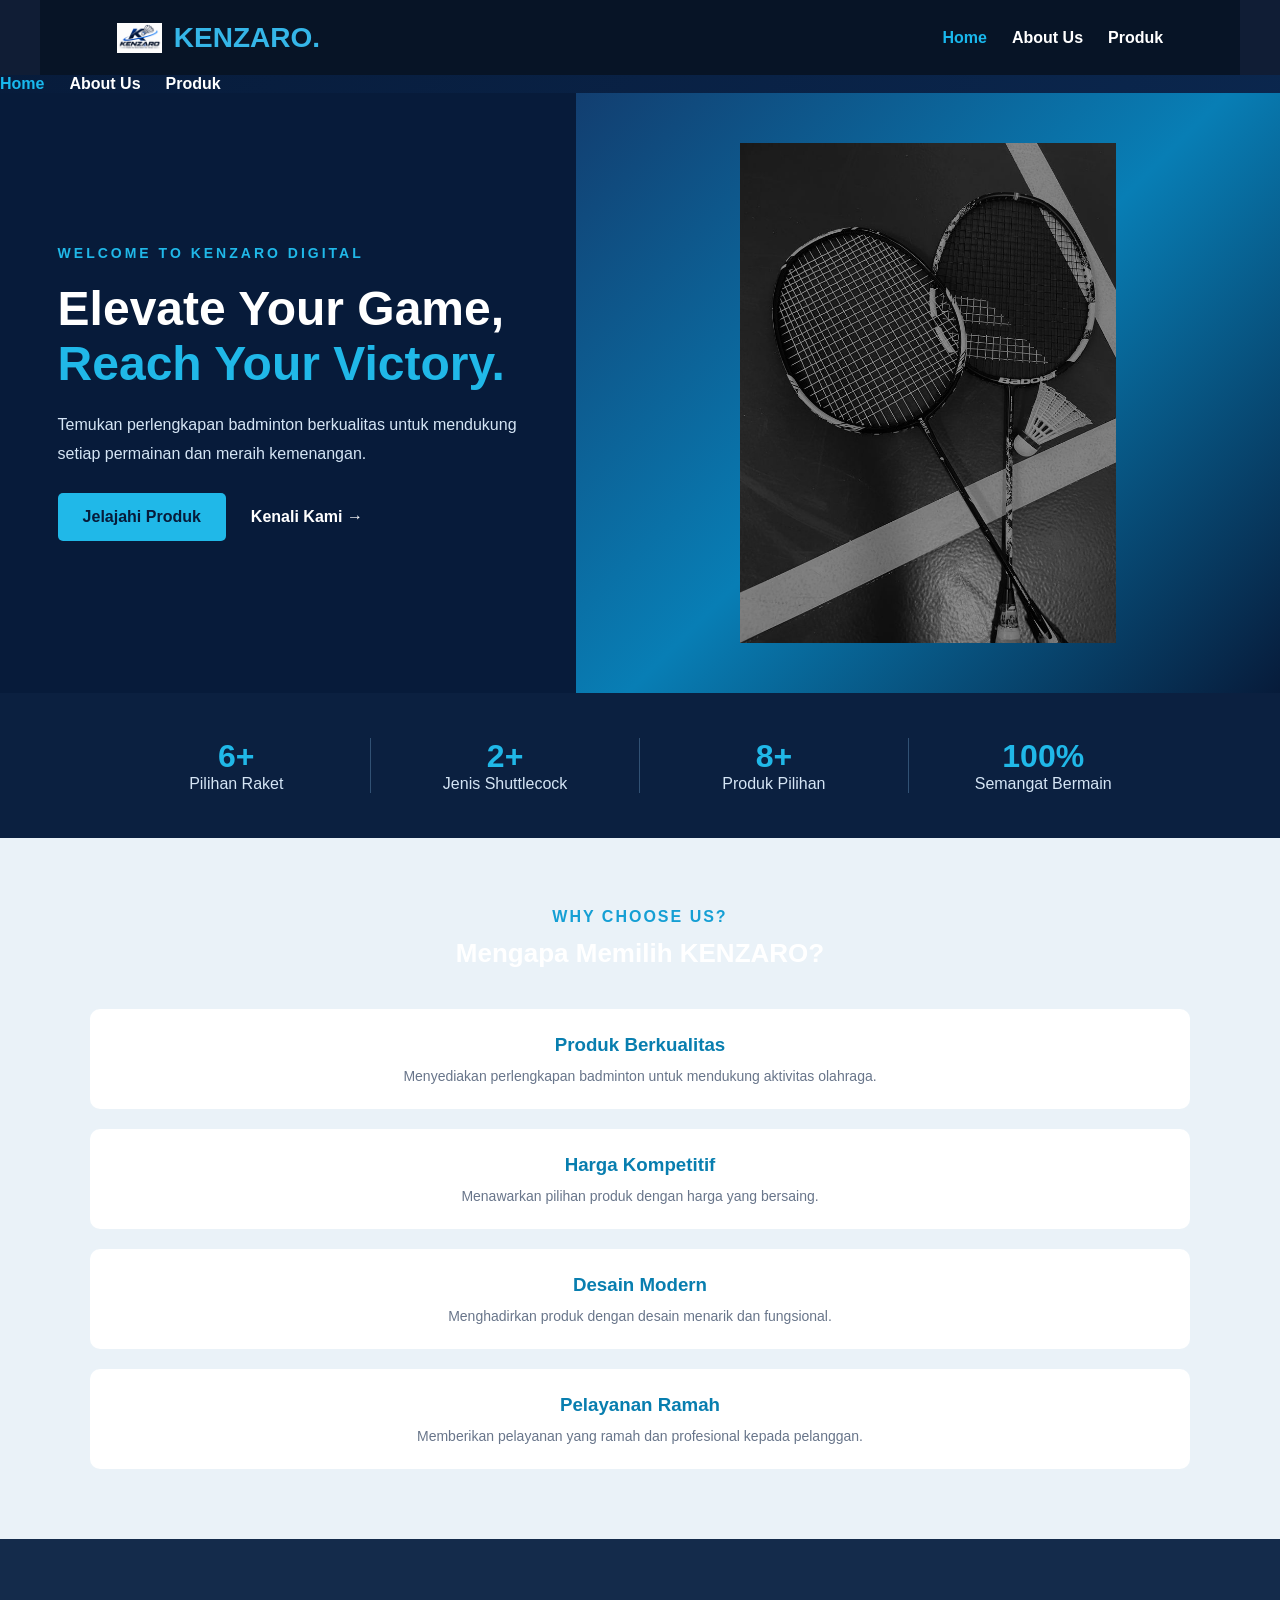
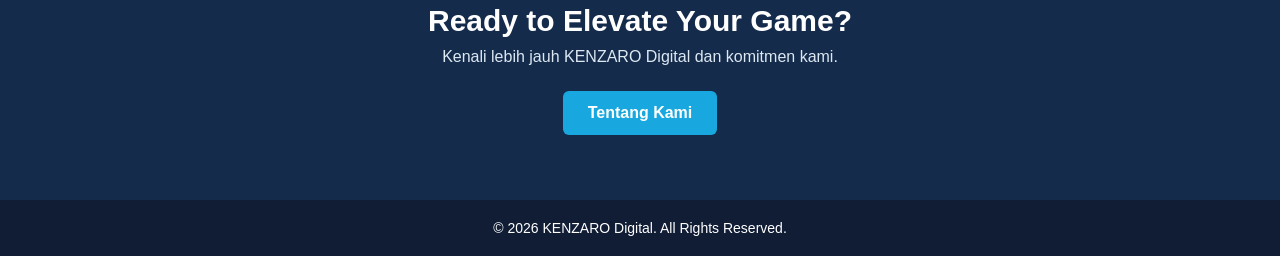
<file: index.html>
<!DOCTYPE html>
<html lang="id">
<head>
    <meta charset="UTF-8">
    <meta name="viewport" content="width=device-width, initial-scale=1.0">

    <title>KENZARO Digital | Home</title>

    <link rel="stylesheet" href="css/style.css">
    <script src="js/main.js" defer></script>
</head>

<body>

    <!-- NAVIGASI -->
    
<header>
    <nav class="navbar">

        <a href="index.html" class="logo">
            <img src="image/logo.png" alt="Logo KENZARO">
            <span>KENZARO.</span>
        </a>

        <ul class="nav-menu">
            <li><a href="index.html" class="active">Home</a></li>
            <li><a href="about.html">About Us</a></li>
            <li><a href="products.html">Produk</a></li>
        </ul>

    </nav>
</header>


        
<ul class="nav-menu">
    <li><a href="index.html" class="active">Home</a></li>
    <li><a href="about.html">About Us</a></li>
    <li><a href="products.html">Produk</a></li>
</ul>

       

    </nav>
</header>

   
<!-- HERO SECTION -->
<section class="hero-split">

    <div class="hero-text">
        <p class="hero-label">WELCOME TO KENZARO DIGITAL</p>

        <h1>
            Elevate Your Game,
            <span>Reach Your Victory.</span>
        </h1>

        <p class="hero-description">
            Temukan perlengkapan badminton berkualitas
            untuk mendukung setiap permainan dan
            meraih kemenangan.
        </p>

        <div class="hero-buttons">
            <a href="products.html" class="btn-primary">
    Jelajahi Produk
</a>
            </a>

            <a href="about.html" class="btn-secondary">
                Kenali Kami →
            </a>
        </div>
    </div>

    <div class="hero-image">
        <img src="image/r1.jpg"
             alt="Produk Raket KENZARO">
    </div>

</section>

<!-- STATISTIK -->
<section class="stats">
    <div class="stat-item">
        <h2>6+</h2>
        <p>Pilihan Raket</p>
    </div>

    <div class="stat-item">
        <h2>2+</h2>
        <p>Jenis Shuttlecock</p>
    </div>

    <div class="stat-item">
        <h2>8+</h2>
        <p>Produk Pilihan</p>
    </div>

    <div class="stat-item">
        <h2>100%</h2>
        <p>Semangat Bermain</p>
    </div>
</section>


   

    <!-- KEUNGGULAN -->
    <section class="advantages">

        <div class="section-title">
            <p class="subtitle">WHY CHOOSE US?</p>
            <h2>Mengapa Memilih KENZARO?</h2>
        </div>

        <div class="advantage-container">

            <div class="advantage-card">
                <h3>Produk Berkualitas</h3>
                <p>
                    Menyediakan perlengkapan badminton
                    untuk mendukung aktivitas olahraga.
                </p>
            </div>

            <div class="advantage-card">
                <h3>Harga Kompetitif</h3>
                <p>
                    Menawarkan pilihan produk
                    dengan harga yang bersaing.
                </p>
            </div>

            <div class="advantage-card">
                <h3>Desain Modern</h3>
                <p>
                    Menghadirkan produk dengan desain
                    menarik dan fungsional.
                </p>
            </div>

            <div class="advantage-card">
                <h3>Pelayanan Ramah</h3>
                <p>
                    Memberikan pelayanan yang ramah
                    dan profesional kepada pelanggan.
                </p>
            </div>

        </div>
    </section>

    <!-- AJAKAN -->
    <section class="cta">

        <h2>Ready to Elevate Your Game?</h2>

        <p>
            Kenali lebih jauh KENZARO Digital
            dan komitmen kami.
        </p>

        <a href="about.html" class="btn">
            Tentang Kami
        </a>

    </section>

    <!-- FOOTER -->
    <footer>
        <p>
            &copy; <span id="tahun"></span>
            KENZARO Digital. All Rights Reserved.
        </p>
    </footer>

</body>
</html>
</file>
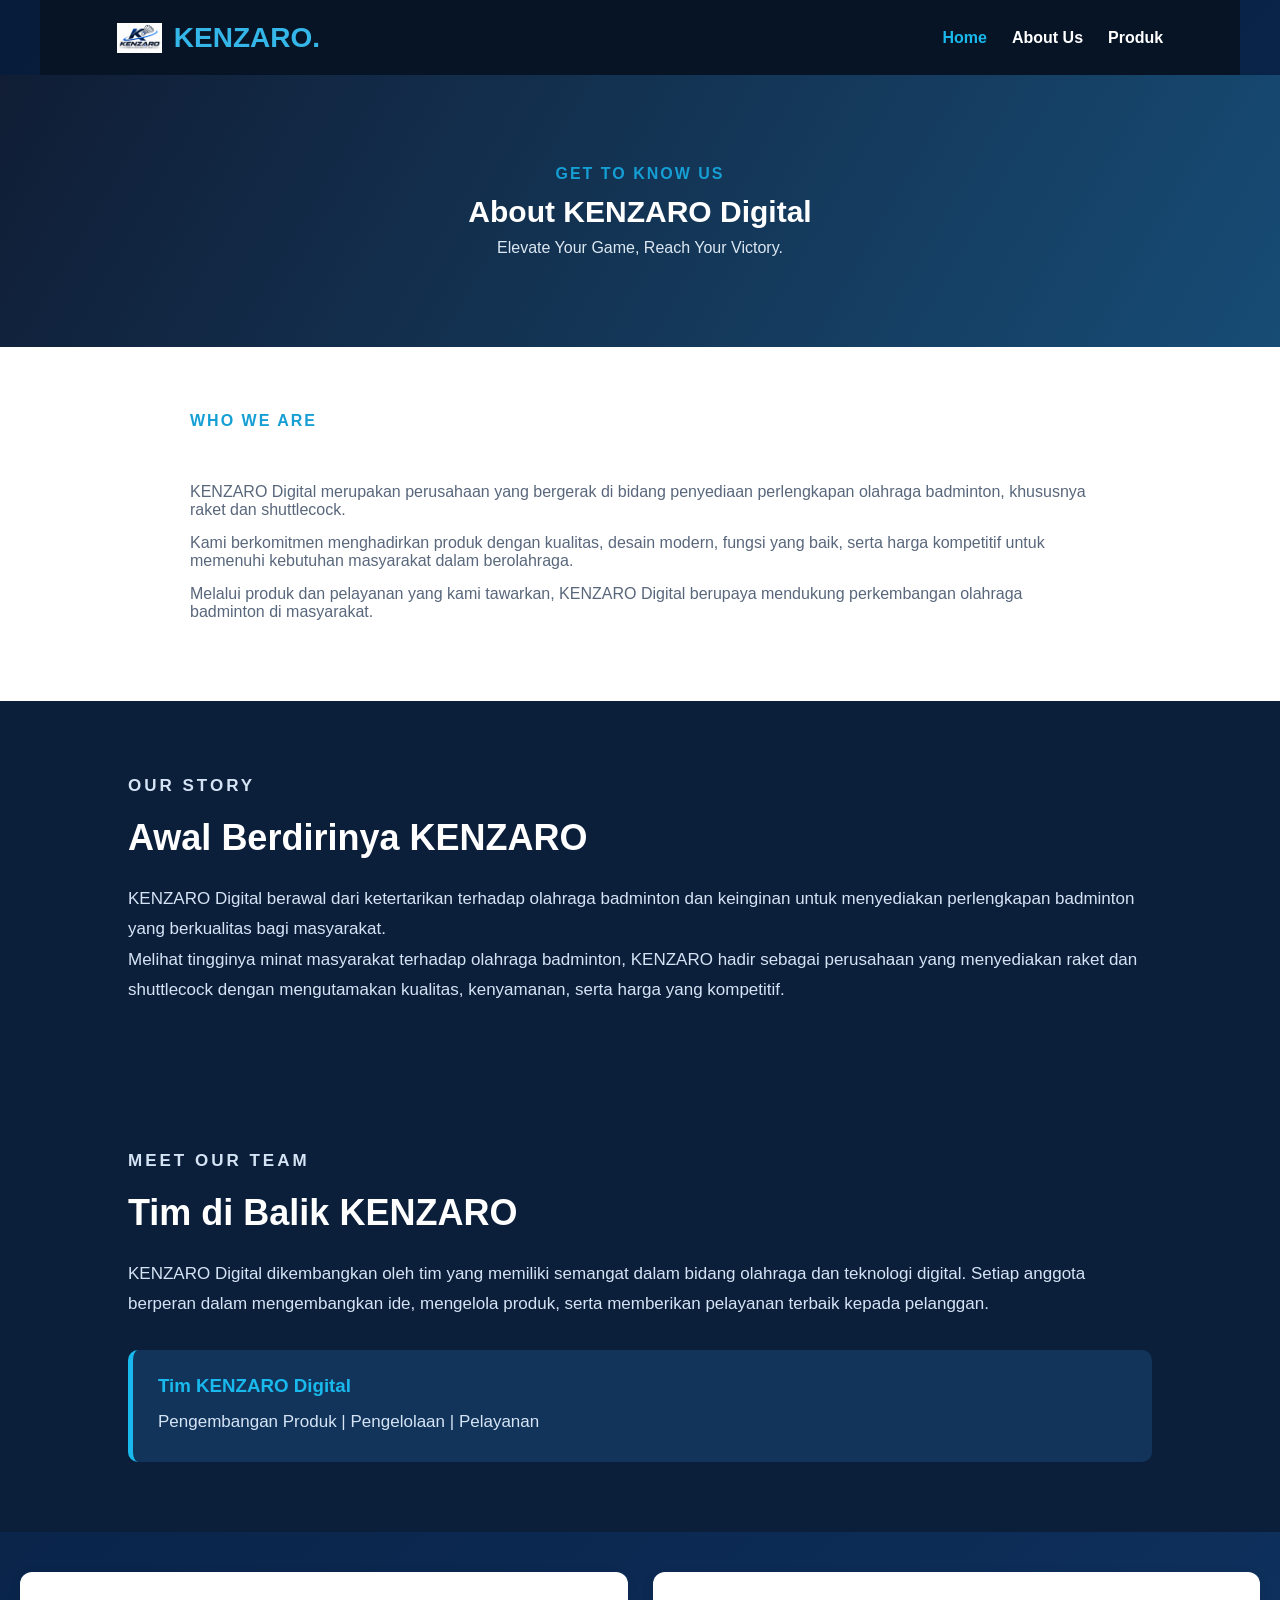
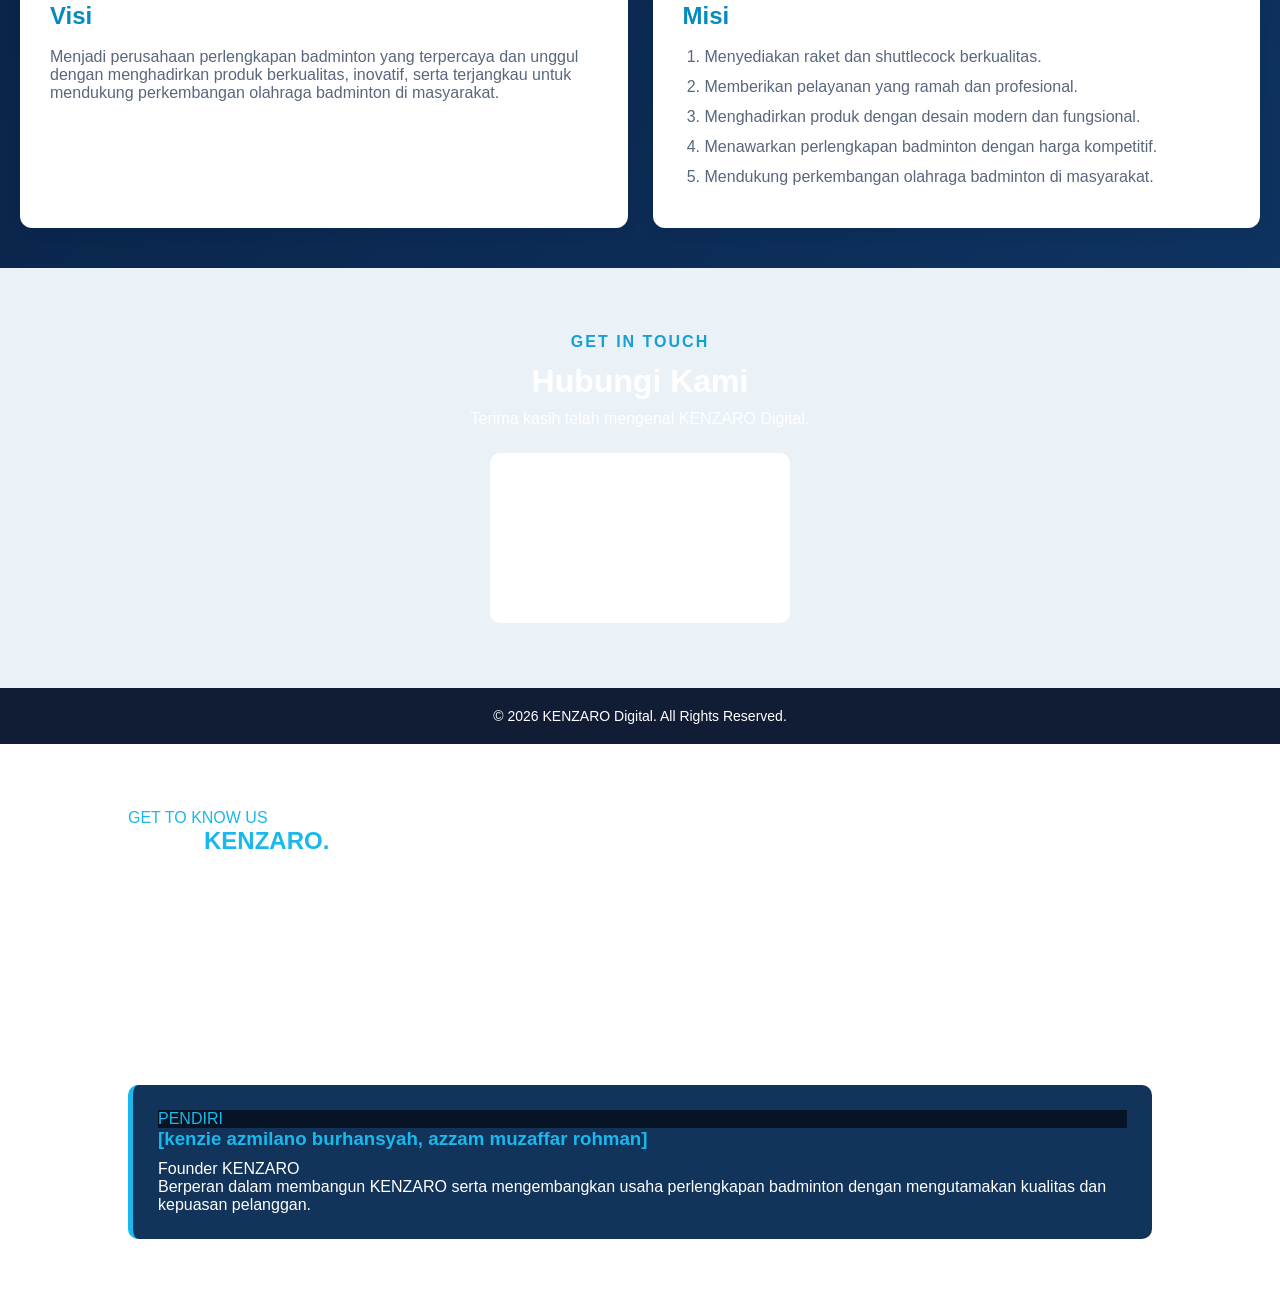
<file: about.html>
<!DOCTYPE html>
<html lang="id">
<head>
    <meta charset="UTF-8">
    <meta name="viewport" content="width=device-width, initial-scale=1.0">

    <title>About Us | KENZARO Digital</title>

    <link rel="stylesheet" href="css/style.css">
    <script src="js/main.js" defer></script>
</head>

<body>

    <!-- NAVIGASI -->
     <nav class="navbar">

        <a href="index.html" class="logo">
            <img src="image/logo.png" alt="Logo KENZARO">
            <span>KENZARO.</span>
        </a>

       <ul class="nav-menu">
    <li><a href="index.html" class="active">Home</a></li>
    <li><a href="about.html">About Us</a></li>
    <li><a href="products.html">Produk</a></li>
</ul>
    </nav>
</header>

    <!-- JUDUL ABOUT -->
    <section class="about-hero">

        <p class="subtitle">GET TO KNOW US</p>

        <h1>About KENZARO Digital</h1>

        <p>
            Elevate Your Game, Reach Your Victory.
        </p>

    </section>

    <!-- PROFIL PERUSAHAAN -->
    <section class="about-section">

        <div class="about-content">

            <p class="subtitle">WHO WE ARE</p>

            <h2>Profil Perusahaan</h2>

            <p>
                KENZARO Digital merupakan perusahaan yang bergerak
                di bidang penyediaan perlengkapan olahraga badminton,
                khususnya raket dan shuttlecock.
            </p>

            <p>
                Kami berkomitmen menghadirkan produk dengan kualitas,
                desain modern, fungsi yang baik, serta harga kompetitif
                untuk memenuhi kebutuhan masyarakat dalam berolahraga.
            </p>

            <p>
                Melalui produk dan pelayanan yang kami tawarkan,
                KENZARO Digital berupaya mendukung perkembangan
                olahraga badminton di masyarakat.
            </p>

        </div>

    </section>
    <!-- CERITA AWAL KENZARO -->
<section class="story-section">
    <div class="story-content">
        <p class="section-label">OUR STORY</p>
        <h2>Awal Berdirinya KENZARO</h2>

        <p>
            KENZARO Digital berawal dari ketertarikan terhadap olahraga
            badminton dan keinginan untuk menyediakan perlengkapan
            badminton yang berkualitas bagi masyarakat.
        </p>

        <p>
            Melihat tingginya minat masyarakat terhadap olahraga badminton,
            KENZARO hadir sebagai perusahaan yang menyediakan raket dan
            shuttlecock dengan mengutamakan kualitas, kenyamanan,
            serta harga yang kompetitif.
        </p>
    </div>
</section>

<!-- PERKENALAN TIM -->
<section class="team-section">
    <div class="team-content">
        <p class="section-label">MEET OUR TEAM</p>
        <h2>Tim di Balik KENZARO</h2>

        <p>
            KENZARO Digital dikembangkan oleh tim yang memiliki semangat
            dalam bidang olahraga dan teknologi digital. Setiap anggota
            berperan dalam mengembangkan ide, mengelola produk,
            serta memberikan pelayanan terbaik kepada pelanggan.
        </p>

        <div class="team-card">
            <h3>Tim KENZARO Digital</h3>
            <p>Pengembangan Produk | Pengelolaan | Pelayanan</p>
        </div>
    </div>
</section>

    <!-- VISI DAN MISI -->
    <section class="vision-mission">

        <div class="vm-card">

            <h2>Visi</h2>

            <p>
                Menjadi perusahaan perlengkapan badminton yang
                terpercaya dan unggul dengan menghadirkan produk
                berkualitas, inovatif, serta terjangkau untuk
                mendukung perkembangan olahraga badminton
                di masyarakat.
            </p>

        </div>

        <div class="vm-card">

            <h2>Misi</h2>

            <ol>
                <li>
                    Menyediakan raket dan shuttlecock berkualitas.
                </li>

                <li>
                    Memberikan pelayanan yang ramah dan profesional.
                </li>

                <li>
                    Menghadirkan produk dengan desain modern
                    dan fungsional.
                </li>

                <li>
                    Menawarkan perlengkapan badminton
                    dengan harga kompetitif.
                </li>

                <li>
                    Mendukung perkembangan olahraga badminton
                    di masyarakat.
                </li>
            </ol>

        </div>

    </section>

    <!-- KONTAK -->
    <section class="contact">

        <p class="subtitle">GET IN TOUCH</p>

        <h2>Hubungi Kami</h2>

        <p>
            Terima kasih telah mengenal KENZARO Digital.
        </p>

        <div class="contact-info">

            <p>
                <strong>Nama Perusahaan:</strong>
                KENZARO Digital
            </p>

            <p>
                <strong>Bidang Usaha:</strong>
                Perlengkapan Badminton
            </p>

            <p>
                <strong>Produk:</strong>
                Raket dan Shuttlecock
            </p>

            <p>
                <strong>Email:</strong>
                [Masukkan email perusahaan]
            </p>

            <p>
                <strong>Telepon:</strong>
                [Masukkan nomor kontak]
            </p>

        </div>

    </section>

    <!-- FOOTER -->
    <footer>

        <p>
            &copy; <span id="tahun"></span>
            KENZARO Digital. All Rights Reserved.
        </p>

    </footer>

</body>
</html>


<!-- ABOUT US -->
<section class="about-section">

    <div class="about-heading">
        <p>GET TO KNOW US</p>
        <h1>About <span>KENZARO.</span></h1>
    </div>

    <!-- CERITA PERUSAHAAN -->
    <div class="about-story">
        <h2>Awal Perjalanan Kami</h2>

        <p>
            KENZARO berawal dari sebuah gagasan untuk menyediakan
            perlengkapan badminton yang berkualitas dan dapat
            digunakan oleh berbagai kalangan. Kami melihat bahwa
            badminton merupakan olahraga yang digemari banyak orang,
            sehingga kebutuhan terhadap raket dan shuttlecock
            terus berkembang.
        </p>

        <p>
            Dari gagasan tersebut, KENZARO hadir sebagai perusahaan
            yang menyediakan berbagai perlengkapan badminton dengan
            mengutamakan kualitas, desain modern, kenyamanan,
            dan harga yang kompetitif. Kami ingin mendukung setiap
            pemain agar dapat menikmati permainan dan mencapai
            performa terbaiknya.
        </p>
    </div>

    <!-- PENDIRI DAN TIM -->
    <div class="about-team">
        <h2>Pendiri dan Tim Kami</h2>

        <p>
            KENZARO dibangun oleh tim yang memiliki ketertarikan
            terhadap olahraga badminton dan semangat untuk
            menghadirkan perlengkapan olahraga yang berkualitas.
        </p>

        <div class="team-card">
            <div class="team-initial">PENDIRI</div>

            <h3>[kenzie azmilano burhansyah, azzam muzaffar rohman]</h3>

            <p>Founder KENZARO</p>

            <span>
                Berperan dalam membangun KENZARO serta mengembangkan
                usaha perlengkapan badminton dengan mengutamakan
                kualitas dan kepuasan pelanggan.
            </span>
        </div>
    </div>

</section>
</file>
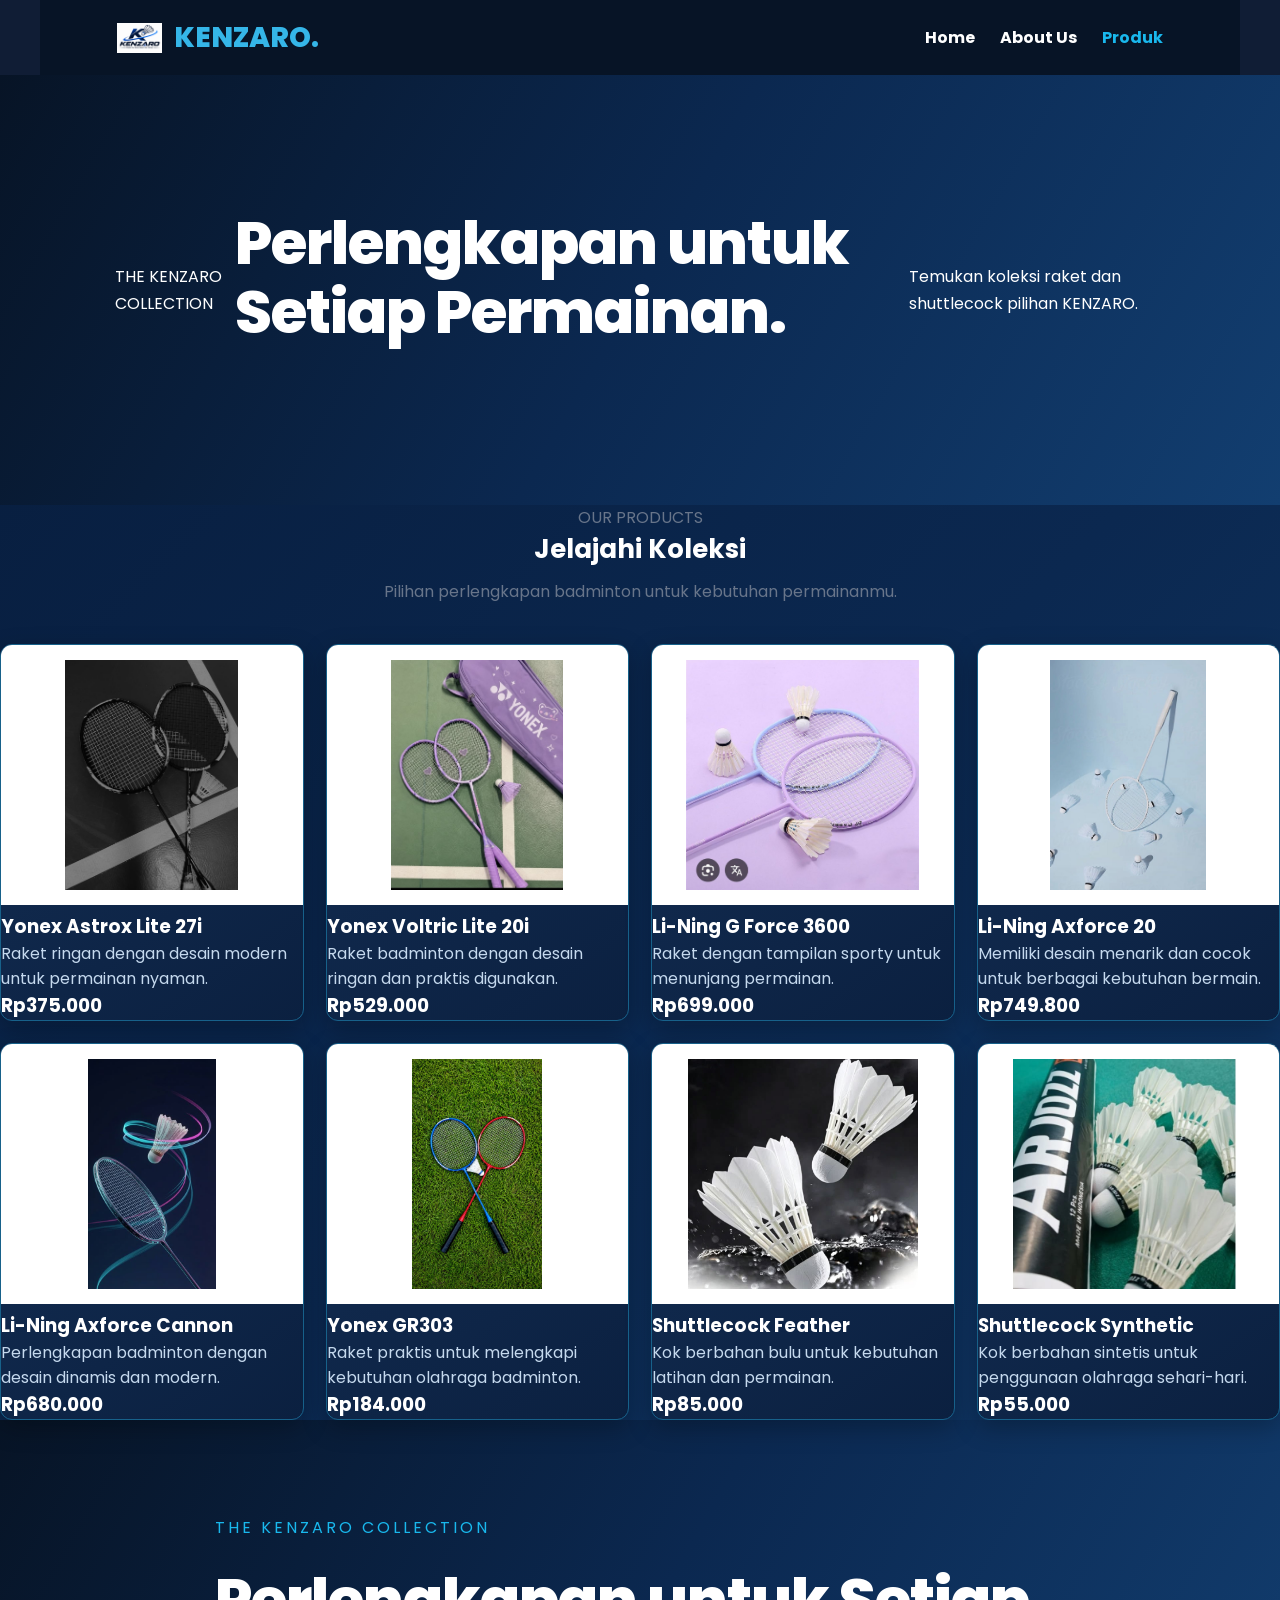
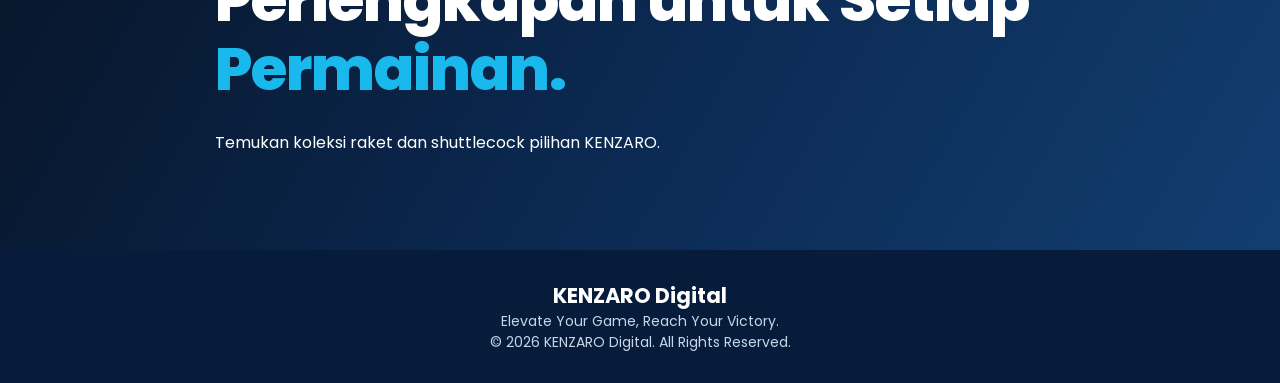
<file: products.html>
<!DOCTYPE html>
<html lang="id">

<link rel="preconnect" href="https://fonts.googleapis.com">
<link rel="preconnect" href="https://fonts.gstatic.com" crossorigin>
<link href="https://fonts.googleapis.com/css2?family=Poppins:wght@400;500;600;700;800&display=swap" rel="stylesheet">
<link href="https://fonts.googleapis.com/css2?family=Poppins:wght@400;500;600;700;800&display=swap" rel="stylesheet">
<head>
    <meta charset="UTF-8">
    <meta name="viewport" content="width=device-width, initial-scale=1.0">
    <title>Produk | KENZARO Digital</title>
    <link rel="stylesheet" href="css/style.css">
</head>
<body>

    <!-- NAVBAR -->
    <header>
    <nav class="navbar">

        <a href="index.html" class="logo">
            <img src="image/logo.png" alt="Logo KENZARO">
            <span>KENZARO.</span>
        </a>

        <ul class="nav-menu">
            <li><a href="index.html">Home</a></li>
            <li><a href="about.html">About Us</a></li>
            <li><a href="produk.html" class="active">Produk</a></li>
        </ul>

    </nav>
</header>

<!-- HERO HALAMAN PRODUK -->
<section class="product-hero">
    <p>THE KENZARO COLLECTION</p>
    <h1>Perlengkapan untuk Setiap Permainan.</h1>
    <p>Temukan koleksi raket dan shuttlecock pilihan KENZARO.</p>
</section>

<!-- KATALOG PRODUK -->
<section class="products-section" id="produk">
    <div class="section-title">
        <p>OUR PRODUCTS</p>
        <h2>Jelajahi Koleksi</h2>
        <p>Pilihan perlengkapan badminton untuk kebutuhan permainanmu.</p>
    </div>

    <div class="product-grid">

        <div class="product-card">
            <img src="image/r1.jpg" alt="Yonex Astrox Lite 27i">
            <h3>Yonex Astrox Lite 27i</h3>
            <p>Raket ringan dengan desain modern untuk permainan nyaman.</p>
            <h3>Rp375.000</h3>
        </div>

        <div class="product-card">
            <img src="image/r2.jpg" alt="Yonex Voltric Lite 20i">
            <h3>Yonex Voltric Lite 20i</h3>
            <p>Raket badminton dengan desain ringan dan praktis digunakan.</p>
            <h3>Rp529.000</h3>
        </div>

        <div class="product-card">
            <img src="image/r3.jpg" alt="Li-Ning G Force 3600">
            <h3>Li-Ning G Force 3600</h3>
            <p>Raket dengan tampilan sporty untuk menunjang permainan.</p>
            <h3>Rp699.000</h3>
        </div>

        <div class="product-card">
            <img src="image/r4.jpg" alt="Li-Ning Axforce 20">
            <h3>Li-Ning Axforce 20</h3>
            <p>Memiliki desain menarik dan cocok untuk berbagai kebutuhan bermain.</p>
            <h3>Rp749.800</h3>
        </div>

        <div class="product-card">
            <img src="image/r5.jpg" alt="Li-Ning Axforce Cannon">
            <h3>Li-Ning Axforce Cannon</h3>
            <p>Perlengkapan badminton dengan desain dinamis dan modern.</p>
            <h3>Rp680.000</h3>
        </div>

        <div class="product-card">
            <img src="image/r6.jpg" alt="Yonex GR303">
            <h3>Yonex GR303</h3>
            <p>Raket praktis untuk melengkapi kebutuhan olahraga badminton.</p>
            <h3>Rp184.000</h3>
        </div>

        <div class="product-card">
            <img src="image/c1.jpg" alt="Shuttlecock Feather">
            <h3>Shuttlecock Feather</h3>
            <p>Kok berbahan bulu untuk kebutuhan latihan dan permainan.</p>
            <h3>Rp85.000</h3>
        </div>

        <div class="product-card">
            <img src="image/c2.jpg" alt="Shuttlecock Synthetic">
            <h3>Shuttlecock Synthetic</h3>
            <p>Kok berbahan sintetis untuk penggunaan olahraga sehari-hari.</p>
            <h3>Rp55.000</h3>
        </div>

    </div>
</section>


    <!-- HERO PRODUK -->
    
<section class="product-hero">
    <div class="product-hero-content">
        <p class="product-label">THE KENZARO COLLECTION</p>

        <h1>
            Perlengkapan untuk Setiap
            <span>Permainan.</span>
        </h1>

        <p class="product-description">
            Temukan koleksi raket dan shuttlecock pilihan KENZARO.
        </p>
    </div>
</section>

    <!-- KATALOG PRODUK -->
    

    <!-- FOOTER -->
    <footer class="footer">
        <h2>KENZARO Digital</h2>
        <p>Elevate Your Game, Reach Your Victory.</p>
        <p>© 2026 KENZARO Digital. All Rights Reserved.</p>
    </footer>

</body>
</html>
</file>
<file: css/style.css>
/* PENGATURAN DASAR */
* {
    margin: 0;
    padding: 0;
    box-sizing: border-box;
}

html {
    scroll-behavior: smooth;
}

body {
 body {
    font-family: Arial, sans-serif;
    background: linear-gradient(
        120deg,
        #071b3a,
        #087eb5,
        #20b8e8
    );
    background-attachment: fixed;
    color: #17233c;
    line-height: 1.6;
}
}


/* NAVIGASI */

/* NAVIGASI */
header {
    background: #101d35;
    position: sticky;
    top: 0;
    z-index: 100;
}

.navbar {
    max-width: 1200px;
    margin: auto;
    padding: 12px 25px;
    display: flex;
    justify-content: space-between;
    align-items: center;
}

.navbar .logo {
    display: flex;
    align-items: center;
    gap: 10px;
    color: white;
    font-size: 27px;
    font-weight: bold;
    text-decoration: none;
}

.navbar .logo img {
    display: block;
    width: 45px;
    height: 45px;
    max-width: 45px;
    object-fit: contain;
    flex-shrink: 0;
}

.navbar .logo span {
    color: #35b6e8;
}

.nav-menu {
    display: flex;
    gap: 30px;
    list-style: none;
}

.nav-menu a {
    color: white;
    text-decoration: none;
    font-weight: bold;
}

.nav-menu a:hover,
.nav-menu a.active {
    color: #35b6e8;
}


/* HERO HOME */
.hero {
    min-height: 480px;
    background: linear-gradient(120deg, #101d35, #174c75);
    color: white;
    display: flex;
    align-items: center;
    padding: 70px 10%;
}

.hero-content {
    max-width: 650px;
}

.subtitle {
    color: #159fd4;
    font-weight: bold;
    letter-spacing: 2px;
    margin-bottom: 12px;
}

.hero h1 {
    font-size: 48px;
    line-height: 1.2;
    margin-bottom: 20px;
}

.hero-content > p:not(.subtitle) {
    color: #dce8f2;
    margin-bottom: 28px;
}

.btn {
    display: inline-block;
    background: #18a8df;
    color: white;
    padding: 13px 25px;
    border-radius: 6px;
    text-decoration: none;
    font-weight: bold;
    transition: 0.3s;
}

.btn:hover {
    background: #087eaf;
    transform: translateY(-3px);
}

/* SECTION PRODUK */
.section {
    padding: 75px 7%;
}

.section-title {
    text-align: center;
    margin-bottom: 40px;
}

.section-title h2,
.about-content h2,
.contact h2 {
    font-size: 32px;
    margin-bottom: 10px;
}

.section-title > p:not(.subtitle) {
    color: #68758a;
}
.section {
    background: linear-gradient(
        120deg,
        #dceeff,
        #b8e4fa,
        #e0f7ff
    );
}

/* KARTU PRODUK */
.product-container {
    max-width: 1200px;
    margin: auto;
    display: grid;
    grid-template-columns: repeat(4, 1fr);
    gap: 25px;
}

.product-card {
    background: white;
    border-radius: 12px;
    overflow: hidden;
    box-shadow: 0 4px 15px rgba(0, 0, 0, 0.07);
    transition: 0.3s;
}

.product-card:hover {
    transform: translateY(-7px);
    box-shadow: 0 8px 22px rgba(0, 0, 0, 0.12);
}

.product-card img {
    width: 100%;
    height: 240px;
    object-fit: contain;
    padding: 15px;
    background: white;
}

.product-info {
    padding: 18px;
}

.product-info h3 {
    font-size: 17px;
    margin-bottom: 8px;
}

.product-info p {
    font-size: 14px;
    color: #68758a;
    min-height: 65px;
}

.product-info h4 {
    color: #078ac0;
    font-size: 18px;
    margin-top: 12px;
}

.price-note {
    text-align: center;
    color: #68758a;
    font-size: 13px;
    margin-top: 25px;
}

/* KEUNGGULAN */
.advantages {
    padding: 70px 7%;
    background: #eaf2f8;
}

.advantage-container {
    max-width: 1100px;
    margin: auto;
    display: grid;
    grid-template-columns: repeat(4, 1fr);
    gap: 20px;
}

.advantage-card {
    background: white;
    padding: 25px;
    border-radius: 10px;
    text-align: center;
}

.advantage-card h3 {
    color: #087eaf;
    margin-bottom: 12px;
}

.advantage-card p {
    color: #68758a;
    font-size: 14px;
}

/* CTA */
.cta {
    background: #142b4b;
    color: white;
    text-align: center;
    padding: 65px 20px;
}

.cta h2 {
    font-size: 30px;
    margin-bottom: 10px;
}

.cta p {
    margin-bottom: 25px;
    color: #dce8f2;
}

/* ABOUT US */
.about-hero {
    background: linear-gradient(120deg, #101d35, #174c75);
    color: white;
    text-align: center;
    padding: 90px 20px;
}

.about-hero h1 {
    font-size: 40px;
    margin-bottom: 10px;
}

.about-hero > p:last-child {
    color: #dce8f2;
}

.about-section {
    padding: 65px 10%;
    background: white;
}

.about-content {
    max-width: 900px;
    margin: auto;
}

.about-content p:not(.subtitle) {
    color: #59677c;
    margin-bottom: 15px;
}

/* VISI DAN MISI */
.vision-mission {
    padding: 65px 8%;
    display: grid;
    grid-template-columns: 1fr 1fr;
    gap: 25px;
}

.vm-card {
    background: white;
    padding: 30px;
    border-radius: 12px;
    box-shadow: 0 4px 15px rgba(0, 0, 0, 0.06);
}

.vm-card h2 {
    color: #078ac0;
    margin-bottom: 18px;
}

.vm-card p,
.vm-card li {
    color: #59677c;
}

.vm-card ol {
    padding-left: 22px;
}

.vm-card li {
    margin-bottom: 12px;
}

/* KONTAK */
.contact {
    text-align: center;
    padding: 65px 20px;
    background: #eaf2f8;
}

.contact-info {
    display: inline-block;
    text-align: left;
    background: white;
    padding: 25px 35px;
    margin-top: 25px;
    border-radius: 10px;
}

.contact-info p {
    margin-bottom: 10px;
}

/* FOOTER */
footer {
    background: #101d35;
    color: white;
    text-align: center;
    padding: 20px;
    font-size: 14px;
}

/* RESPONSIVE TABLET */
@media (max-width: 900px) {
    .product-container {
        grid-template-columns: repeat(2, 1fr);
    }

    .advantage-container {
        grid-template-columns: repeat(2, 1fr);
    }

    .vision-mission {
        grid-template-columns: 1fr;
    }
}

/* RESPONSIVE HP */
@media (max-width: 600px) {
    .navbar {
        padding: 15px;
    }


   .logo {
    display: flex;
    align-items: center;
    gap: 10px;
    color: white;
    font-size: 27px;
    font-weight: bold;
    text-decoration: none;
}

.logo img {
    width: 45px;
    height: 45px;
    object-fit: contain;
    flex-shrink: 0;
}

.logo span {
    color: #35b6e8;
}
    }

    .nav-menu {
        gap: 15px;
        font-size: 14px;
    }

    .hero {
        min-height: 400px;
        padding: 55px 25px;
    }

    .hero h1 {
        font-size: 34px;
    }

    .about-hero h1 {
        font-size: 30px;
    }

    .section {
        padding: 50px 20px;
    }

    .section-title h2,
    .about-content h2 {
        font-size: 26px;
    }

    .product-container {
        grid-template-columns: 1fr;
    }

    .product-card img {
        height: 260px;
    }

    .advantage-container {
        grid-template-columns: 1fr;
    }

    .vision-mission {
        padding: 40px 20px;
    }

    .contact-info {
        padding: 20px;
        font-size: 14px;
    }

/* Memastikan gambar logo tidak membesar */
.navbar .logo img {
    width: 45px !important;
    height: 45px !important;
    max-width: 45px;
    object-fit: contain;
    flex-shrink: 0;
}
.features {
    background: linear-gradient(
        135deg,
        #0b2850,
        #087eb5,
        #123e70
    );
    color: white;
}

/* =================================
   SPORT NAVY THEME
================================= */

/* Background halaman */
body {
    background: linear-gradient(
        135deg,
        #071b3a,
        #0b2850,
        #123e70
    );
    color: #ffffff;
}

/* Bagian katalog produk */
.section {
    background: linear-gradient(
        135deg,
        #071b3a,
        #123e70,
        #0b2850
    );
    color: #ffffff;
}

/* Judul dan deskripsi katalog */
.section h2,
.section p {
    color: #ffffff;
}

/* Kotak produk */
.product-card {
    background: linear-gradient(
        145deg,
        #142f55,
        #0b2040
    );
    color: #ffffff;
    border: 1px solid #17618a;
    box-shadow: 0 8px 25px rgba(0, 0, 0, 0.25);
}

/* Nama produk */
.product-card h3 {
    color: #ffffff;
}

/* Deskripsi produk */
.product-card p {
    color: #c5d9ee;
}

/* Harga produk */
.product-card .price {
    color: #20b8e8;
}

/* Bagian keunggulan */
.features {
    background: linear-gradient(
        135deg,
        #0b2040,
        #123e70
    );
    color: #ffffff;
}

/* Kotak keunggulan */
.feature-card {
    background: #142f55;
    color: #ffffff;
    border: 1px solid #17618a;
}

/* Judul keunggulan */
.feature-card h3 {
    color: #20b8e8;
}

/* Deskripsi keunggulan */
.feature-card p {
    color: #d5e5f5;
}

/* SPLIT HERO */
.hero-split {
    display: grid;
    grid-template-columns: 45% 55%;
    min-height: 600px;
    background: #071b3a;
}

/* BAGIAN TEKS */
.hero-text {
    padding: 80px 10%;
    display: flex;
    flex-direction: column;
    justify-content: center;
}

.hero-label {
    color: #20b8e8;
    font-size: 14px;
    font-weight: bold;
    letter-spacing: 3px;
}

.hero-text h1 {
    color: white;
    font-size: 48px;
    line-height: 1.15;
    margin: 20px 0;
}

.hero-text h1 span {
    color: #20b8e8;
}

.hero-description {
    color: #d5e5f5;
    line-height: 1.8;
    margin-bottom: 25px;
}

.hero-buttons {
    display: flex;
    align-items: center;
    gap: 25px;
    flex-wrap: wrap;
}

.btn-primary {
    background: #20b8e8;
    color: #071b3a;
    padding: 15px 25px;
    border-radius: 5px;
    text-decoration: none;
    font-weight: bold;
}

.btn-secondary {
    color: white;
    text-decoration: none;
    font-weight: bold;
}

/* BAGIAN GAMBAR */
.hero-image {
    background: linear-gradient(
        135deg,
        #123e70,
        #087eb5,
        #071b3a
    );
    display: flex;
    align-items: center;
    justify-content: center;
    padding: 35px;
}

.hero-image img {
    width: 100%;
    height: 500px;
    object-fit: contain;
}

/* STATISTIK */
.stats {
    display: grid;
    grid-template-columns: repeat(4, 1fr);
    background: #0b2040;
    padding: 45px 8%;
}

.stat-item {
    text-align: center;
    border-right: 1px solid #315174;
}

.stat-item:last-child {
    border-right: none;
}

.stat-item h2 {
    color: #20b8e8;
    font-size: 32px;
}

.stat-item p {
    color: #d5e5f5;
}

/* RESPONSIVE */
@media (max-width: 768px) {
    .hero-split {
        grid-template-columns: 1fr;
    }

    .hero-text {
        padding: 55px 8%;
    }

    .hero-text h1 {
        font-size: 36px;
    }

    .hero-image img {
        height: 350px;
    }

    .stats {
        grid-template-columns: repeat(2, 1fr);
        gap: 25px;
    }

    .stat-item:nth-child(2) {
        border-right: none;
    }
}

/* ===== HALAMAN PRODUK ===== */

.product-hero {
    display: grid;
    grid-template-columns: 45% 55%;
    min-height: 430px;
    background: #080f1d;
}

.product-hero-text {
    padding: 65px 10%;
    display: flex;
    flex-direction: column;
    justify-content: center;
}

.product-label {
    color: #20b8e8;
    font-size: 13px;
    font-weight: bold;
    letter-spacing: 3px;
}

.product-hero-text h1 {
    color: white;
    font-size: 42px;
    line-height: 1.2;
    margin: 18px 0;
}

.product-hero-text h1 span {
    color: #20b8e8;
}

.product-hero-text > p:last-child {
    color: #d5e5f5;
    line-height: 1.8;
}

.product-hero-image {
    background: linear-gradient(135deg, #123e70, #071b3a);
    display: flex;
    justify-content: center;
    align-items: center;
    padding: 25px;
}

.product-hero-image img {
    width: 100%;
    height: 380px;
    object-fit: contain;
}

/* KATALOG */

.catalog-section {
    background: #e8f1fa;
    padding: 75px 8%;
}

.catalog-heading {
    margin-bottom: 35px;
}

.catalog-heading h2 {
    color: #071b3a;
    font-size: 38px;
    margin: 12px 0;
}

.catalog-heading > div > p:last-child {
    color: #52647a;
}

.product-grid {
    display: grid;
    grid-template-columns: repeat(4, 1fr);
    gap: 22px;
}

.catalog-card {
    background: #0b2040;
    border: 1px solid #29496e;
    border-radius: 10px;
    overflow: hidden;
    transition: 0.3s;
}

.catalog-card:hover {
    transform: translateY(-6px);
}

.catalog-card img {
    width: 100%;
    height: 220px;
    object-fit: contain;
    padding: 15px;
    box-sizing: border-box;
    background: linear-gradient(135deg, #123e70, #071b3a);
}

.catalog-info {
    padding: 18px;
}

.catalog-info h3 {
    color: white;
    font-size: 17px;
}

.catalog-info p {
    color: #c6d7e9;
    line-height: 1.6;
    min-height: 65px;
}

.catalog-info strong {
    display: block;
    color: #20b8e8;
    font-size: 19px;
    margin-top: 15px;
}

.catalog-note {
    text-align: center;
    color: #52647a;
    margin-top: 30px;
}

.footer {
    background: #071b3a;
    color: white;
    text-align: center;
    padding: 30px;
}

.footer p {
    color: #c6d7e9;
}

/* RESPONSIVE */

@media (max-width: 900px) {
    .product-grid {
        grid-template-columns: repeat(2, 1fr);
    }
}

@media (max-width: 600px) {
    .product-hero {
        grid-template-columns: 1fr;
    }

    .product-hero-text h1 {
        font-size: 32px;
    }

    .product-hero-image img {
        height: 280px;
    }

    .product-grid {
        grid-template-columns: 1fr;
    }

    .catalog-section {
        padding: 45px 6%;
    }
}

/* FONT HALAMAN KENZARO */
body {
    font-family: 'Poppins', Arial, sans-serif;
}

/* Judul halaman */
h1, h2, h3, h4, h5, h6 {
    font-family: 'Poppins', Arial, sans-serif;
    font-weight: 700;
}

/* Paragraf dan teks */
p, a, button, li {
    font-family: 'Poppins', Arial, sans-serif;
}

/* MENYAMAKAN FONT HALAMAN PRODUK DENGAN HOME */
.product-hero,
.product-hero * {
    font-family: 'Poppins', Arial, sans-serif !important;
}

/* Judul utama halaman produk */
.product-hero h1 {
    font-size: 48px;
    font-weight: 800;
    line-height: 1.2;
    letter-spacing: -1px;
}

/* Tulisan kecil dan deskripsi */
.product-hero p {
    font-size: 16px;
    font-weight: 400;
    line-height: 1.7;
}

/* Judul katalog */
.products-section,
.products-section * {
    font-family: 'Poppins', Arial, sans-serif !important;
}
/* PRODUCT HERO - SPORT NAVY */

.product-hero {
    width: 100%;
    min-height: 430px;
    background: linear-gradient(
        120deg,
        #071426,
        #0b2850,
        #123e70
    );
    display: flex;
    align-items: center;
    padding: 70px 9%;
    box-sizing: border-box;
}

.product-hero-content {
    width: 100%;
    max-width: 850px;
    margin: 0 auto;
}

.product-label {
    color: #19b8ed;
    font-size: 14px;
    font-weight: 700;
    letter-spacing: 3px;
    margin-bottom: 25px;
}

.product-hero h1 {
    color: #ffffff;
    font-family: 'Poppins', Arial, sans-serif;
    font-size: clamp(36px, 5vw, 60px);
    font-weight: 800;
    line-height: 1.15;
    margin: 0 0 25px;
}

.product-hero h1 span {
    color: #19b8ed;
}

.product-description {
    color: #ffffff;
    font-family: 'Poppins', Arial, sans-serif;
    font-size: 17px;
    line-height: 1.7;
    margin: 0;
}

/* NAVIGASI */

.nav-menu a {
    color: #ffffff;
    text-decoration: none;
}

.nav-menu a:hover,
.nav-menu a.active {
    color: #19b8ed;
}/* NAVBAR SPORT NAVY */

.navbar {
    display: flex;
    align-items: center;
    justify-content: space-between;
    padding: 15px 6%;
    background: #071426;
}

/* LOGO */

.navbar .logo {
    display: flex;
    align-items: center;
    gap: 12px;
    color: white !important;
    text-decoration: none !important;
    font-size: 28px;
    font-weight: 800;
}

.navbar .logo img {
    width: 50px;
    height: 50px;
    object-fit: contain;
}

/* MENU */

.nav-menu {
    display: flex;
    align-items: center;
    gap: 25px;
    list-style: none;
    margin: 0;
    padding: 0;
}

.nav-menu a,
.nav-menu a:link,
.nav-menu a:visited {
    color: #ffffff !important;
    text-decoration: none !important;
    font-size: 16px;
}

.nav-menu a:hover,
.nav-menu a.active {
    color: #19b8ed !important;
}

.about-heading h1 span {
    color: #19b8ed;
}

.about-heading p {
    color: #19b8ed;
}

.team-initial {
    background: #071426;
    color: #19b8ed;
}
/* CERITA AWAL KENZARO */
.story-section,
.team-section {
    padding: 70px 10%;
    background: #0b1e3a;
    color: white;
}

.story-content,
.team-content {
    max-width: 1100px;
    margin: auto;
}

.section-label {
    color: #19b8ed;
    font-weight: bold;
    letter-spacing: 3px;
    margin-bottom: 15px;
}

.story-section h2,
.team-section h2 {
    color: white;
    font-size: 36px;
    margin-bottom: 25px;
}

.story-section p,
.team-section p {
    color: #d5e4f5;
    font-size: 17px;
    line-height: 1.8;
}

.team-card {
    margin-top: 30px;
    padding: 25px;
    background: #12345a;
    border-left: 5px solid #19b8ed;
    border-radius: 10px;
}

.team-card h3 {
    color: #19b8ed;
    margin-bottom: 10px;
}
</file>
